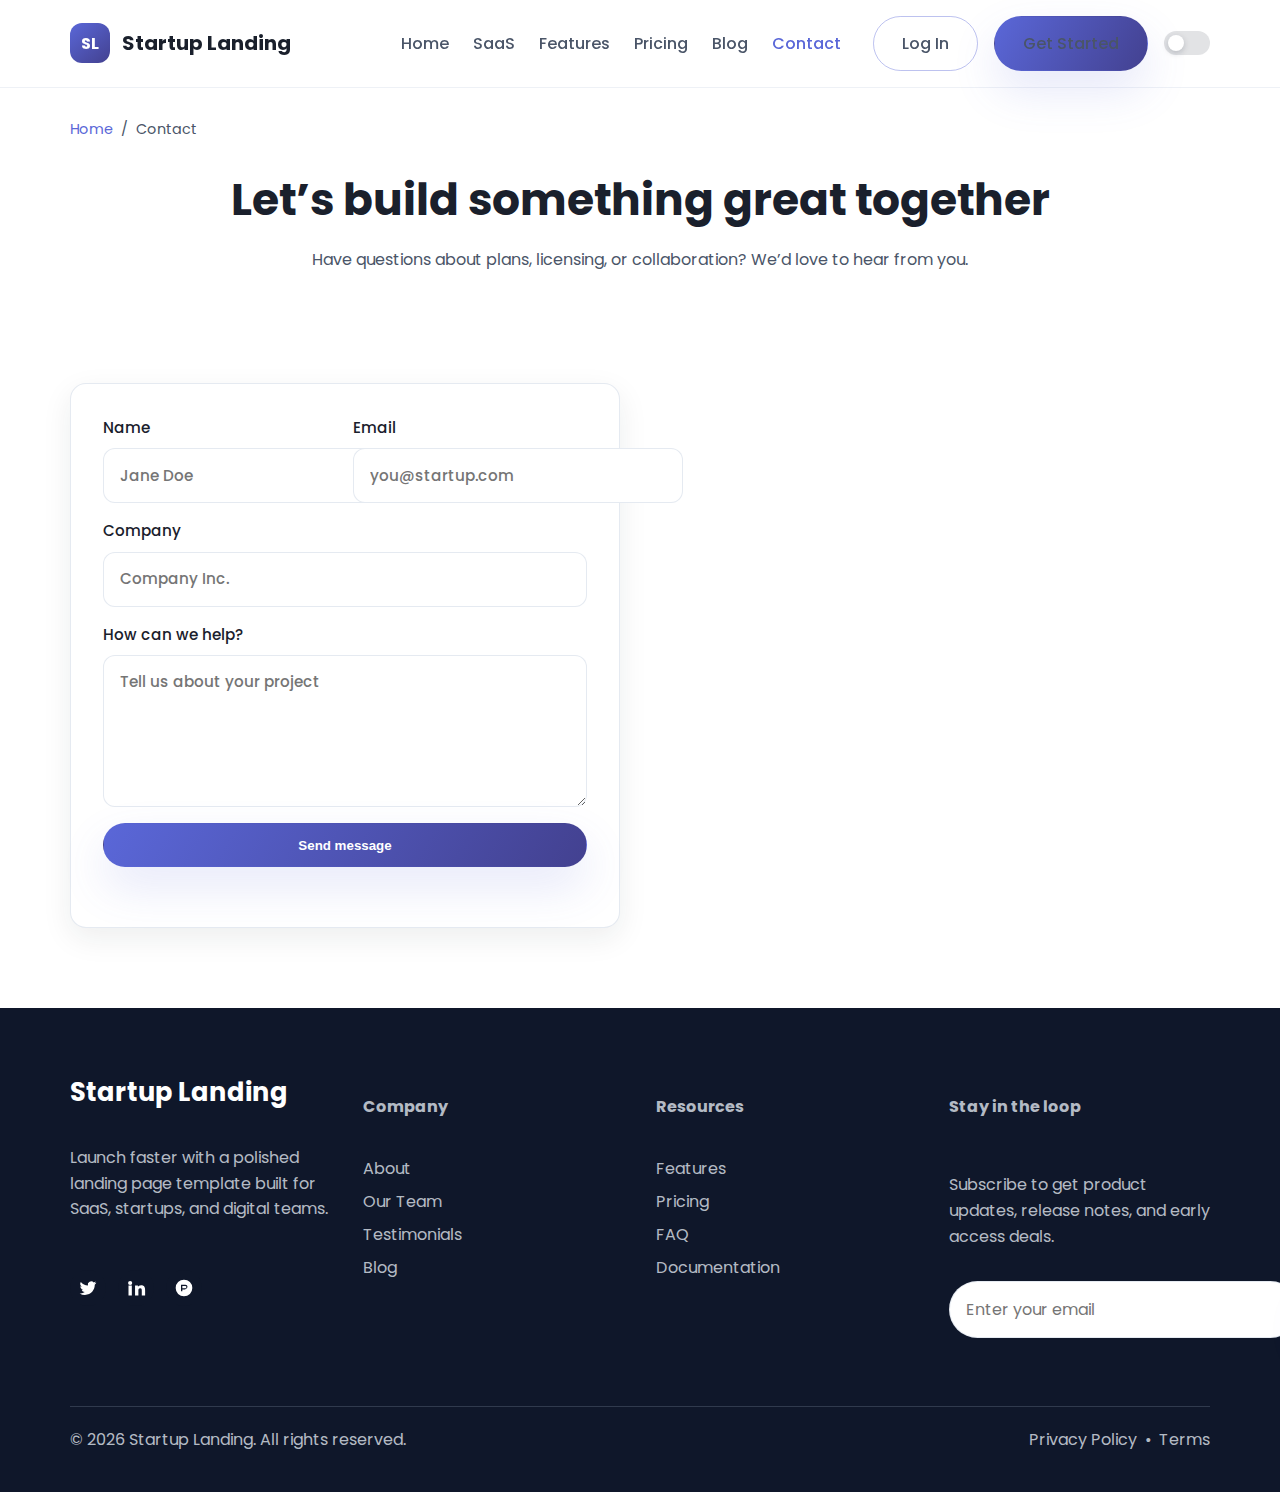
<file: contact.html>
<!DOCTYPE html>
<html lang="en">
  <head>
    <meta charset="UTF-8" />
    <meta name="viewport" content="width=device-width, initial-scale=1.0" />
    <title>Contact • Startup Landing Page</title>
    <link rel="preconnect" href="https://fonts.googleapis.com" />
    <link rel="preconnect" href="https://fonts.gstatic.com" crossorigin />
    <link href="https://fonts.googleapis.com/css2?family=Inter:wght@400;500;600;700&family=Poppins:wght@400;500;600;700&display=swap" rel="stylesheet" />
    <link rel="stylesheet" href="assets/css/style.css" />
    <link rel="stylesheet" href="assets/css/dark-mode.css" />
    <link rel="stylesheet" href="assets/css/animations.css" />
    <link rel="stylesheet" href="assets/css/responsive.css" />
  </head>
  <body>
    <div data-include="partials/header.html"></div>

    <main>
      <section class="section">
        <div class="container">
          <nav class="breadcrumb">
            <a href="index.html">Home</a>
            <span>/</span>
            <span>Contact</span>
          </nav>
          <h1 class="section-title is-centered">Let’s build something great together</h1>
          <p class="section-description is-centered">Have questions about plans, licensing, or collaboration? We’d love to hear from you.</p>
        </div>
      </section>

      <section class="section">
        <div class="container contact-layout">
          <div class="card contact-card">
            <form data-ajax>
              <div class="form-row">
                <label class="form-field">
                  <span>Name</span>
                  <input type="text" name="name" placeholder="Jane Doe" required />
                </label>
                <label class="form-field">
                  <span>Email</span>
                  <input type="email" name="email" placeholder="you@startup.com" required />
                </label>
              </div>
              <label class="form-field">
                <span>Company</span>
                <input type="text" name="company" placeholder="Company Inc." />
              </label>
              <label class="form-field">
                <span>How can we help?</span>
                <textarea name="message" rows="5" placeholder="Tell us about your project" required></textarea>
              </label>
              <button type="submit" class="btn btn-primary">Send message</button>
              <div class="form-status" data-form-status></div>
            </form>
          </div>
          <div class="contact-map" data-animate="scale-in">
            <iframe
              title="Startup Landing HQ"
              src="https://www.google.com/maps/embed?pb=!1m18!1m12!1m3!1d3151.835434509413!2d144.95373531592535!3d-37.81627974201902!2m3!1f0!2f0!3f0!3m2!1i1024!2i768!4f13.1!3m3!1m2!1s0x6ad642af0f11fd81%3A0xf5775d613c0b0e0!2sStartup%20Hub!5e0!3m2!1sen!2sau!4v1672531200000!5m2!1sen!2sau"
              loading="lazy"
              referrerpolicy="no-referrer-when-downgrade"
            ></iframe>
            
            </div>
          </div>
        </div>
      </section>
    </main>

    <div data-include="partials/footer.html"></div>

    <script src="assets/js/jquery.min.js"></script>
    <script src="assets/js/bootstrap.bundle.js"></script>
    <script src="assets/js/plugins.js"></script>
    <script src="assets/js/main.js"></script>
    <script src="assets/js/form-handler.js"></script>
  </body>
</html>
</file>
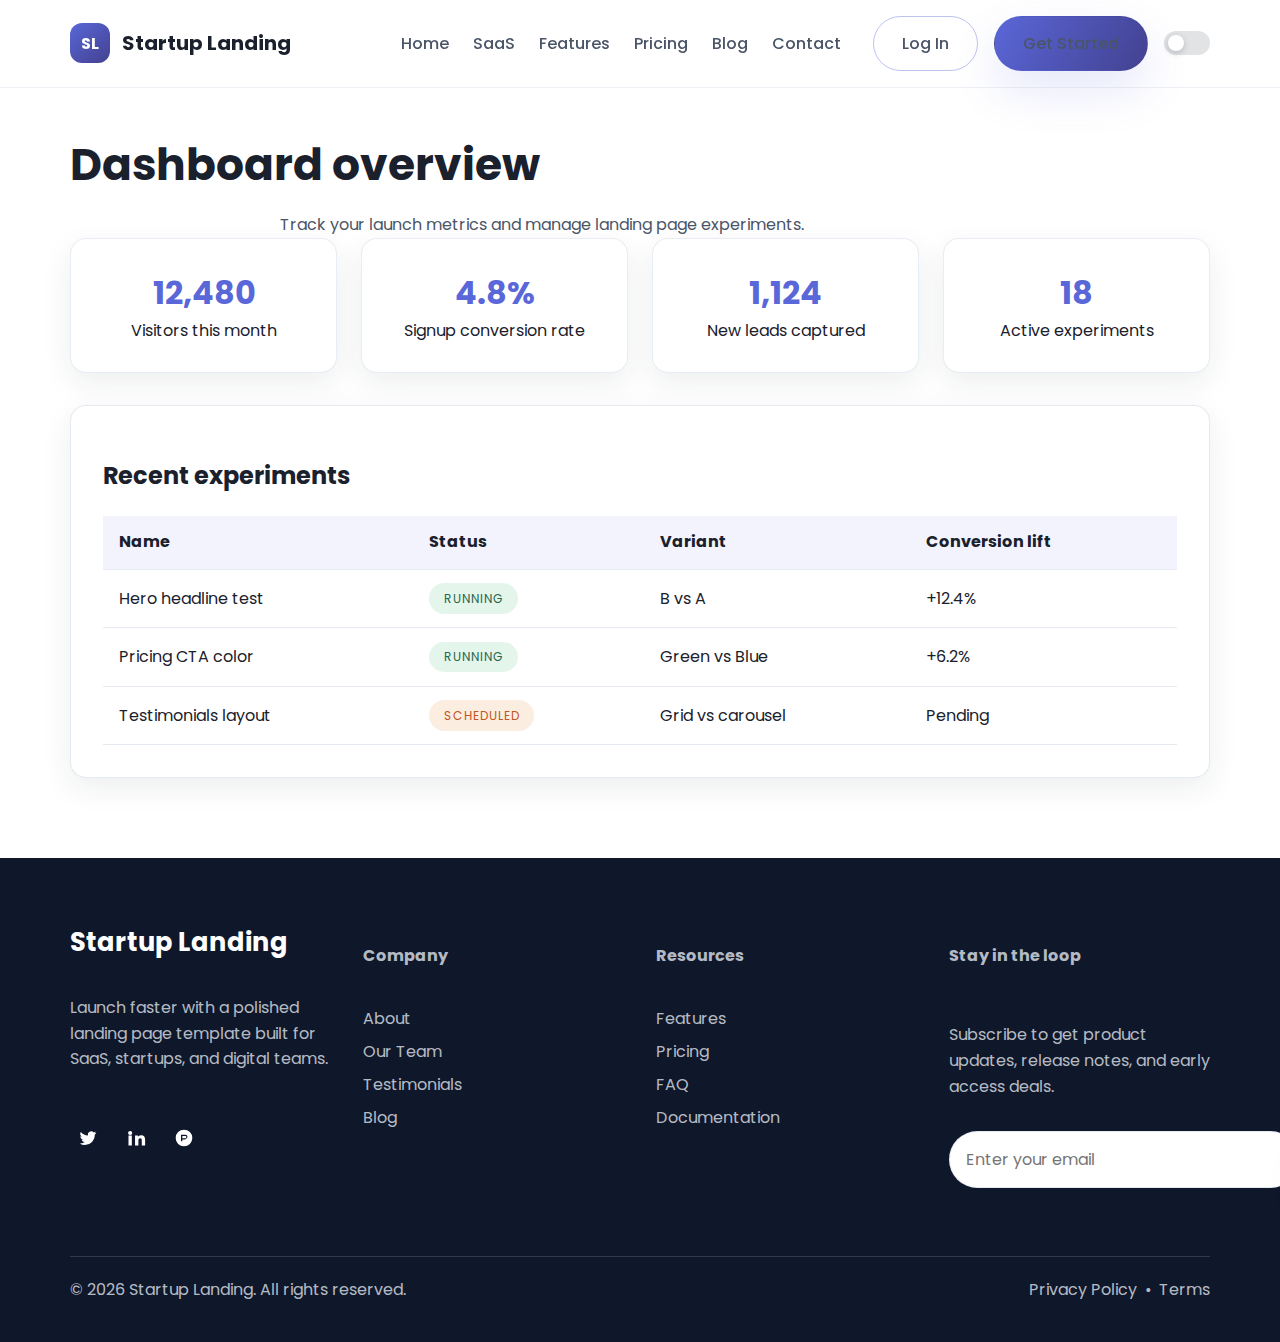
<file: dashboard.html>
<!DOCTYPE html>
<html lang="en">
  <head>
    <meta charset="UTF-8" />
    <meta name="viewport" content="width=device-width, initial-scale=1.0" />
    <title>Dashboard • Startup Landing Page</title>
    <link rel="preconnect" href="https://fonts.googleapis.com" />
    <link rel="preconnect" href="https://fonts.gstatic.com" crossorigin />
    <link href="https://fonts.googleapis.com/css2?family=Inter:wght@400;500;600;700&family=Poppins:wght@400;500;600;700&display=swap" rel="stylesheet" />
    <link rel="stylesheet" href="assets/css/style.css" />
    <link rel="stylesheet" href="assets/css/dark-mode.css" />
    <link rel="stylesheet" href="assets/css/animations.css" />
    <link rel="stylesheet" href="assets/css/responsive.css" />
  </head>
  <body>
    <div data-include="partials/header.html"></div>

    <main class="section">
      <div class="container">
        <h1 class="section-title">Dashboard overview</h1>
        <p class="section-description">Track your launch metrics and manage landing page experiments.</p>
        <div class="stats-grid">
          <div class="stat-card">
            <strong>12,480</strong>
            <span>Visitors this month</span>
          </div>
          <div class="stat-card">
            <strong>4.8%</strong>
            <span>Signup conversion rate</span>
          </div>
          <div class="stat-card">
            <strong>1,124</strong>
            <span>New leads captured</span>
          </div>
          <div class="stat-card">
            <strong>18</strong>
            <span>Active experiments</span>
          </div>
        </div>
        <div class="content" style="margin-top: 2rem;">
          <div class="card">
            <h2>Recent experiments</h2>
            <table class="table">
              <thead>
                <tr>
                  <th>Name</th>
                  <th>Status</th>
                  <th>Variant</th>
                  <th>Conversion lift</th>
                </tr>
              </thead>
              <tbody>
                <tr>
                  <td>Hero headline test</td>
                  <td><span class="badge badge-success">Running</span></td>
                  <td>B vs A</td>
                  <td>+12.4%</td>
                </tr>
                <tr>
                  <td>Pricing CTA color</td>
                  <td><span class="badge badge-success">Running</span></td>
                  <td>Green vs Blue</td>
                  <td>+6.2%</td>
                </tr>
                <tr>
                  <td>Testimonials layout</td>
                  <td><span class="badge badge-warning">Scheduled</span></td>
                  <td>Grid vs carousel</td>
                  <td>Pending</td>
                </tr>
              </tbody>
            </table>
          </div>
        </div>
      </div>
    </main>

    <div data-include="partials/footer.html"></div>

    <script src="assets/js/jquery.min.js"></script>
    <script src="assets/js/bootstrap.bundle.js"></script>
    <script src="assets/js/plugins.js"></script>
    <script src="assets/js/main.js"></script>
    <script src="assets/js/form-handler.js"></script>
  </body>
</html>
</file>
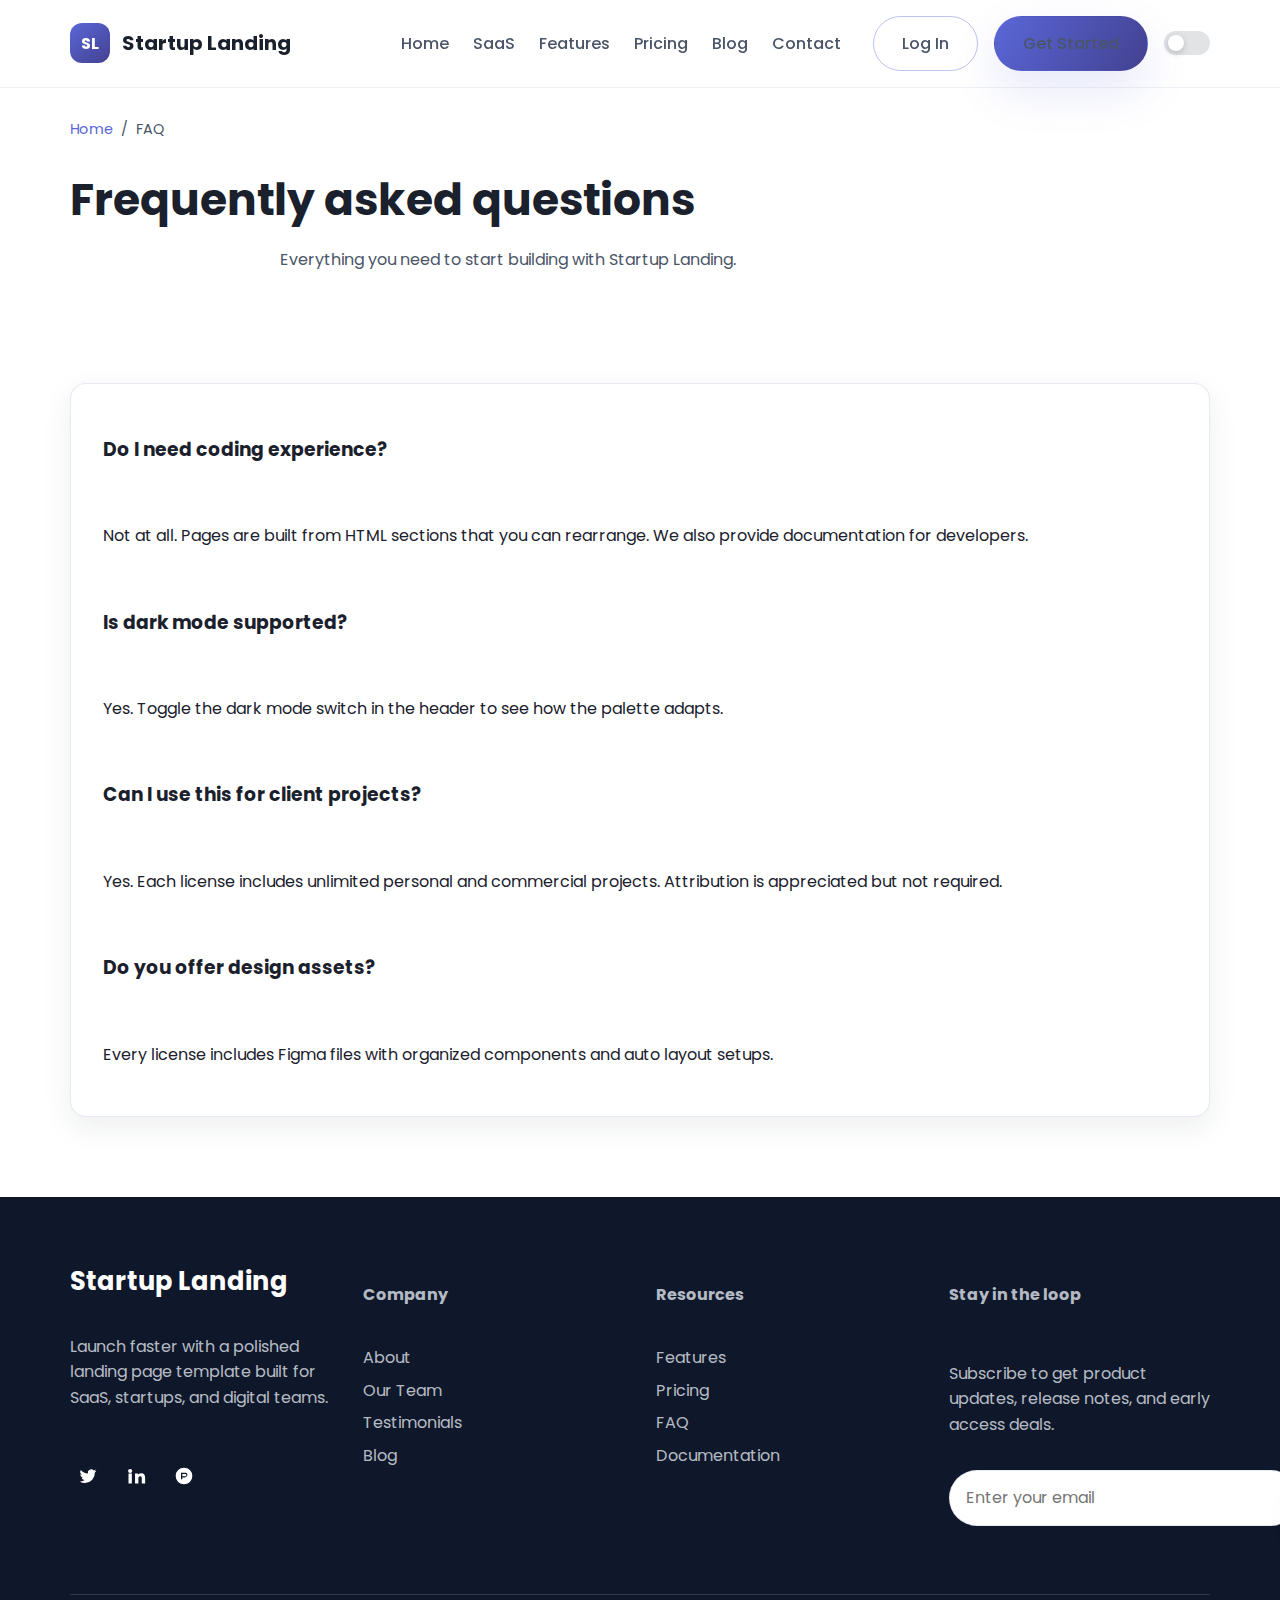
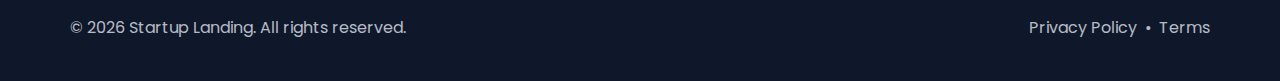
<file: faq.html>
<!DOCTYPE html>
<html lang="en">
  <head>
    <meta charset="UTF-8" />
    <meta name="viewport" content="width=device-width, initial-scale=1.0" />
    <title>FAQ • Startup Landing Page</title>
    <link rel="preconnect" href="https://fonts.googleapis.com" />
    <link rel="preconnect" href="https://fonts.gstatic.com" crossorigin />
    <link href="https://fonts.googleapis.com/css2?family=Inter:wght@400;500;600;700&family=Poppins:wght@400;500;600;700&display=swap" rel="stylesheet" />
    <link rel="stylesheet" href="assets/css/style.css" />
    <link rel="stylesheet" href="assets/css/dark-mode.css" />
    <link rel="stylesheet" href="assets/css/animations.css" />
    <link rel="stylesheet" href="assets/css/responsive.css" />
  </head>
  <body>
    <div data-include="partials/header.html"></div>

    <main>
      <section class="section">
        <div class="container">
          <nav class="breadcrumb">
            <a href="index.html">Home</a>
            <span>/</span>
            <span>FAQ</span>
          </nav>
          <h1 class="section-title">Frequently asked questions</h1>
          <p class="section-description">Everything you need to start building with Startup Landing.</p>
        </div>
      </section>

      <section class="section">
        <div class="container">
          <div class="card content">
            <h3>Do I need coding experience?</h3>
            <p>Not at all. Pages are built from HTML sections that you can rearrange. We also provide documentation for developers.</p>
            <h3>Is dark mode supported?</h3>
            <p>Yes. Toggle the dark mode switch in the header to see how the palette adapts.</p>
            <h3>Can I use this for client projects?</h3>
            <p>Yes. Each license includes unlimited personal and commercial projects. Attribution is appreciated but not required.</p>
            <h3>Do you offer design assets?</h3>
            <p>Every license includes Figma files with organized components and auto layout setups.</p>
          </div>
        </div>
      </section>
    </main>

    <div data-include="partials/footer.html"></div>

    <script src="assets/js/jquery.min.js"></script>
    <script src="assets/js/bootstrap.bundle.js"></script>
    <script src="assets/js/plugins.js"></script>
    <script src="assets/js/main.js"></script>
    <script src="assets/js/form-handler.js"></script>
  </body>
</html>
</file>
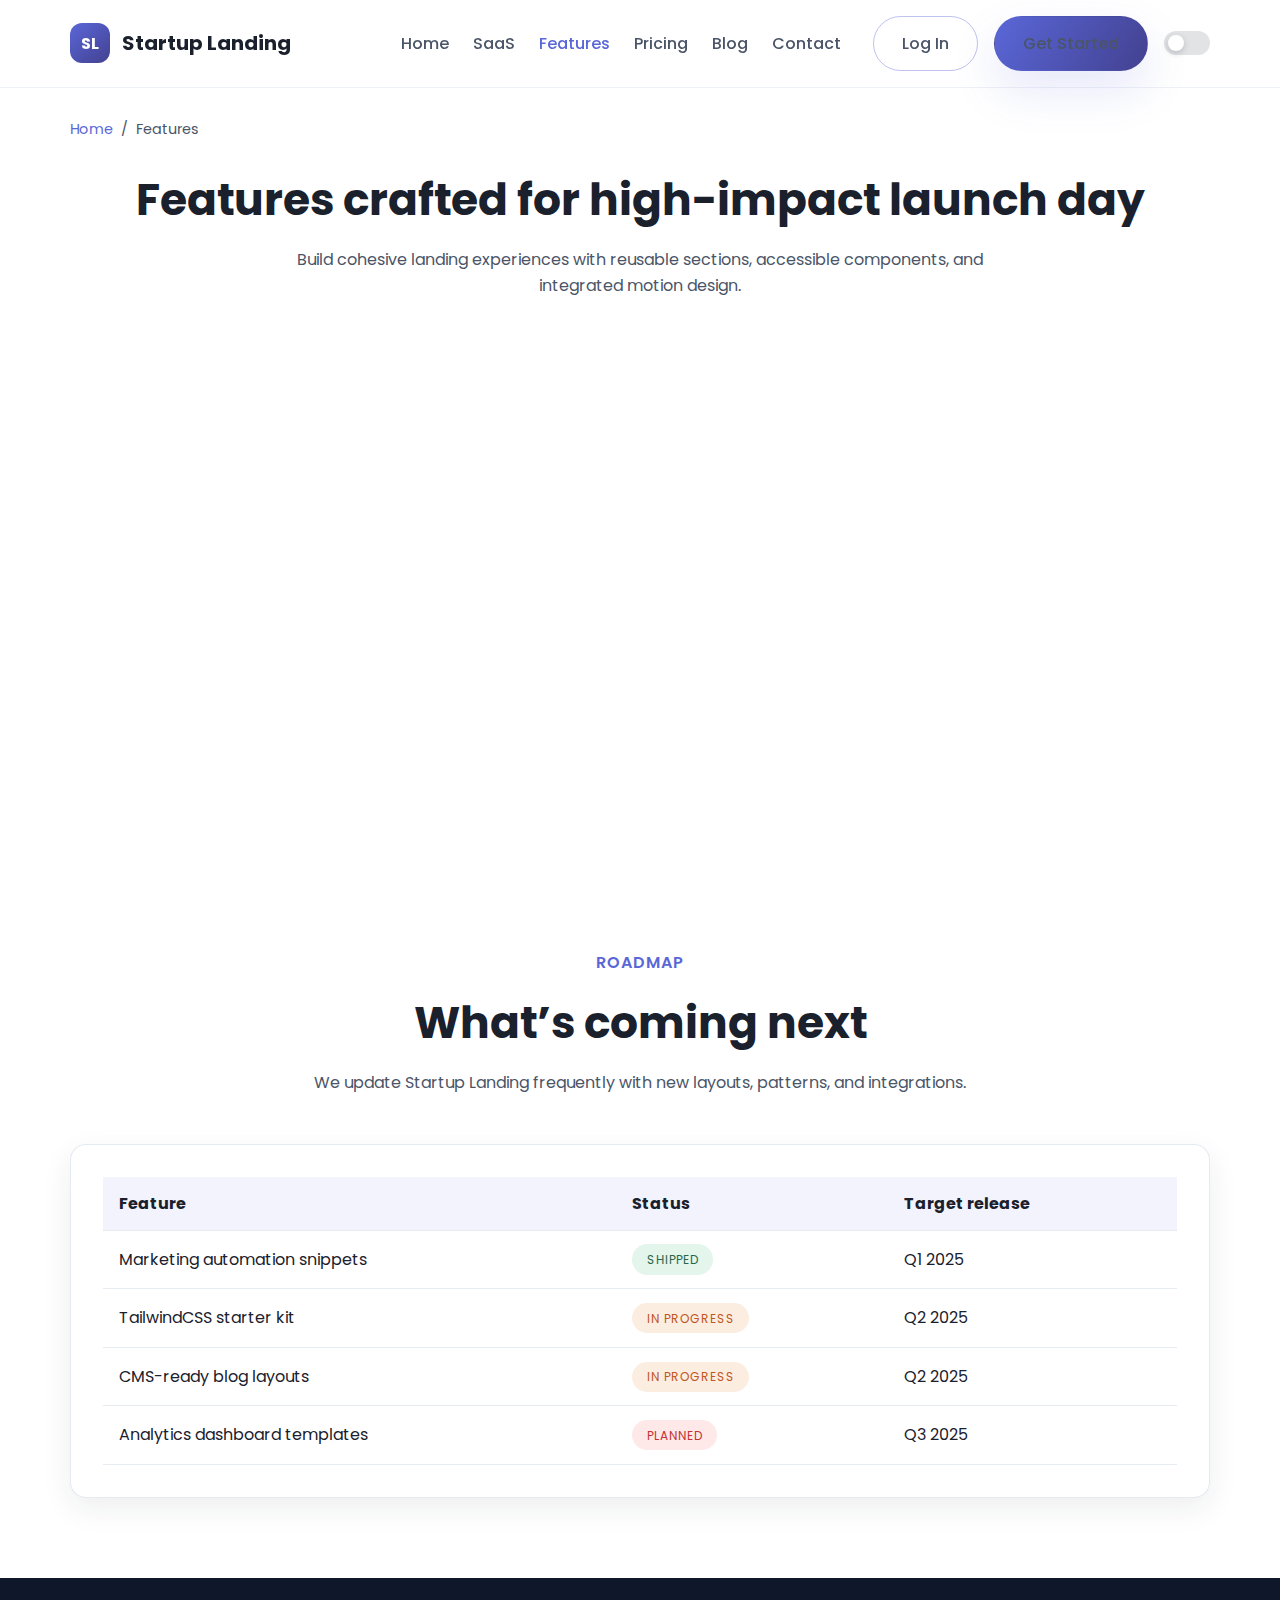
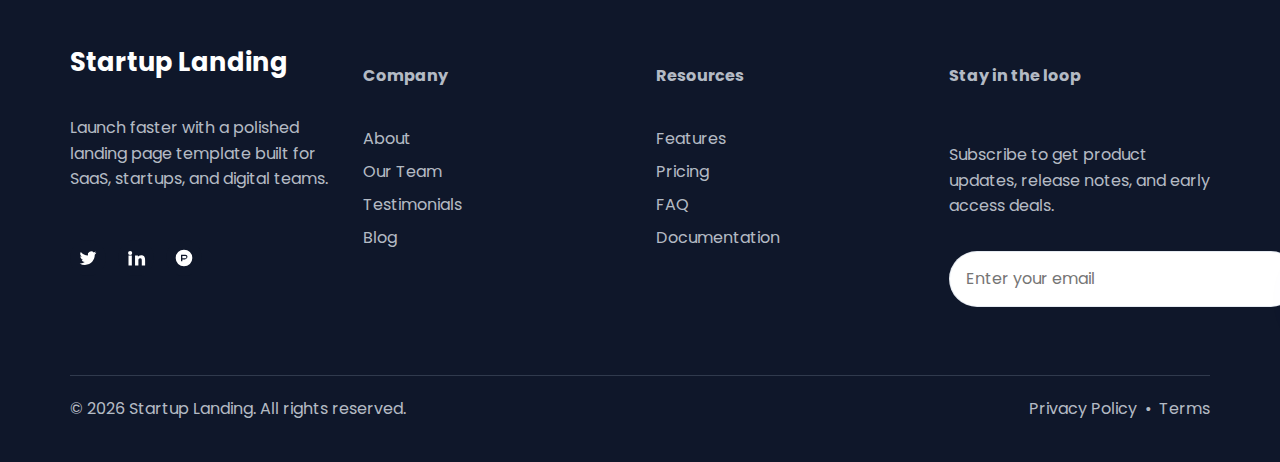
<file: features.html>
<!DOCTYPE html>
<html lang="en">
  <head>
    <meta charset="UTF-8" />
    <meta name="viewport" content="width=device-width, initial-scale=1.0" />
    <title>Features • Startup Landing Page</title>
    <link rel="preconnect" href="https://fonts.googleapis.com" />
    <link rel="preconnect" href="https://fonts.gstatic.com" crossorigin />
    <link href="https://fonts.googleapis.com/css2?family=Inter:wght@400;500;600;700&family=Poppins:wght@400;500;600;700&display=swap" rel="stylesheet" />
    <link rel="stylesheet" href="assets/css/style.css" />
    <link rel="stylesheet" href="assets/css/dark-mode.css" />
    <link rel="stylesheet" href="assets/css/animations.css" />
    <link rel="stylesheet" href="assets/css/responsive.css" />
  </head>
  <body>
    <div data-include="partials/header.html"></div>

    <main>
      <section class="section">
        <div class="container">
          <nav class="breadcrumb" aria-label="breadcrumb">
            <a href="index.html">Home</a>
            <span>/</span>
            <span>Features</span>
          </nav>
          <h1 class="section-title is-centered">Features crafted for high-impact launch day</h1>
          <p class="section-description is-centered">
            Build cohesive landing experiences with reusable sections, accessible components, and integrated motion design.
          </p>
        </div>
      </section>

      <section class="section">
        <div class="container feature-grid">
          <article class="feature-card" data-animate="fade-up">
            <div class="icon">🧩</div>
            <h3>Modular sections</h3>
            <p>Mix and match hero layouts, feature grids, pricing tables, and conversion banners.</p>
            <ul class="feature-list">
              <li>Hero layouts (3 variants)</li>
              <li>Feature highlights &amp; tabbed content</li>
              <li>Testimonials, logos, FAQ, blog, and footers</li>
            </ul>
          </article>
          <article class="feature-card" data-animate="fade-up">
            <div class="icon">🎨</div>
            <h3>Design system ready</h3>
            <p>Color variables, typography scales, and spacing tokens keep your brand consistent.</p>
            <ul class="feature-list">
              <li>CSS custom properties</li>
              <li>Dark mode palette</li>
              <li>Accessible contrast ratios</li>
            </ul>
          </article>
          <article class="feature-card" data-animate="fade-up">
            <div class="icon">💬</div>
            <h3>Conversion toolset</h3>
            <p>Ready-made forms, modal overlays, and CTA banners help drive action.</p>
            <ul class="feature-list">
              <li>Newsletter and contact forms</li>
              <li>Modal request demo flow</li>
              <li>Form handler integration</li>
            </ul>
          </article>
        </div>
      </section>

      <section class="section">
        <div class="container">
          <div class="section-header">
            <span class="section-subtitle">Roadmap</span>
            <h2 class="section-title">What’s coming next</h2>
            <p class="section-description">We update Startup Landing frequently with new layouts, patterns, and integrations.</p>
          </div>
          <div class="card">
            <table class="table">
              <thead>
                <tr>
                  <th>Feature</th>
                  <th>Status</th>
                  <th>Target release</th>
                </tr>
              </thead>
              <tbody>
                <tr>
                  <td>Marketing automation snippets</td>
                  <td><span class="badge badge-success">Shipped</span></td>
                  <td>Q1 2025</td>
                </tr>
                <tr>
                  <td>TailwindCSS starter kit</td>
                  <td><span class="badge badge-warning">In progress</span></td>
                  <td>Q2 2025</td>
                </tr>
                <tr>
                  <td>CMS-ready blog layouts</td>
                  <td><span class="badge badge-warning">In progress</span></td>
                  <td>Q2 2025</td>
                </tr>
                <tr>
                  <td>Analytics dashboard templates</td>
                  <td><span class="badge badge-danger">Planned</span></td>
                  <td>Q3 2025</td>
                </tr>
              </tbody>
            </table>
          </div>
        </div>
      </section>
    </main>

    <div data-include="partials/footer.html"></div>

    <script src="assets/js/jquery.min.js"></script>
    <script src="assets/js/bootstrap.bundle.js"></script>
    <script src="assets/js/plugins.js"></script>
    <script src="assets/js/main.js"></script>
    <script src="assets/js/form-handler.js"></script>
  </body>
</html>
</file>
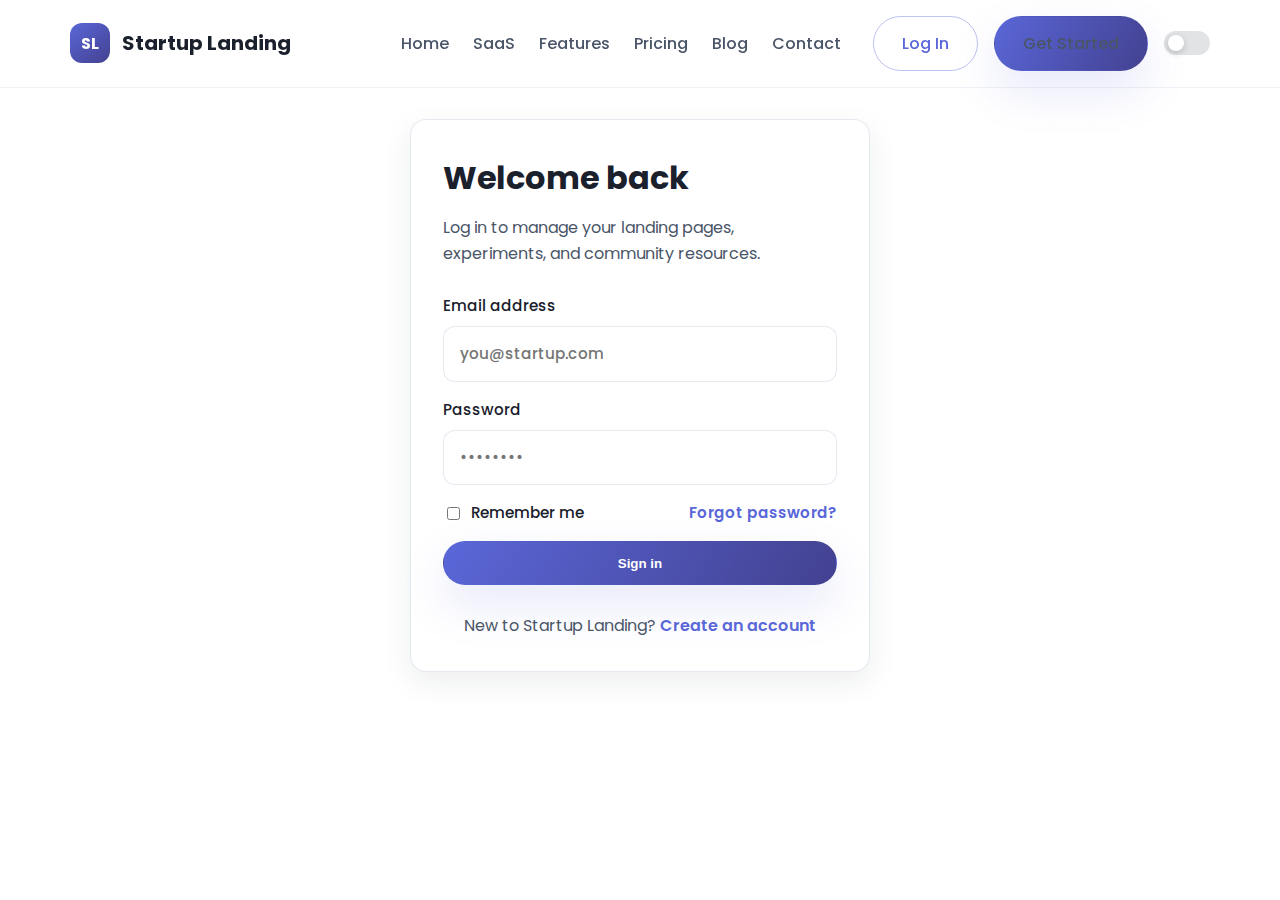
<file: login.html>
<!DOCTYPE html>
<html lang="en">
  <head>
    <meta charset="UTF-8" />
    <meta name="viewport" content="width=device-width, initial-scale=1.0" />
    <title>Log In • Startup Landing Page</title>
    <link rel="preconnect" href="https://fonts.googleapis.com" />
    <link rel="preconnect" href="https://fonts.gstatic.com" crossorigin />
    <link href="https://fonts.googleapis.com/css2?family=Inter:wght@400;500;600;700&family=Poppins:wght@400;500;600;700&display=swap" rel="stylesheet" />
    <link rel="stylesheet" href="assets/css/style.css" />
    <link rel="stylesheet" href="assets/css/dark-mode.css" />
    <link rel="stylesheet" href="assets/css/animations.css" />
    <link rel="stylesheet" href="assets/css/responsive.css" />
  </head>
  <body>
    <div data-include="partials/header.html"></div>

    <main class="auth-section">
      <div class="container auth-wrapper">
        <div class="card auth-card">
          <h1>Welcome back</h1>
          <p class="auth-subtitle">Log in to manage your landing pages, experiments, and community resources.</p>
          <form action="#" method="post">
            <label class="form-field">
              <span>Email address</span>
              <input type="email" name="email" placeholder="you@startup.com" required />
            </label>
            <label class="form-field">
              <span>Password</span>
              <input type="password" name="password" placeholder="••••••••" required />
            </label>
            <div class="form-field" style="align-items: center; display: flex; justify-content: space-between;">
              <label style="display: flex; align-items: center; gap: 0.5rem; font-weight: 500;">
                <input type="checkbox" name="remember" />
                <span>Remember me</span>
              </label>
              <a href="#" style="font-weight: 600; color: var(--color-primary);">Forgot password?</a>
            </div>
            <button type="submit" class="btn btn-primary" style="width: 100%;">Sign in</button>
          </form>
          <p class="auth-note">
            New to Startup Landing?
            <a href="register.html">Create an account</a>
          </p>
        </div>
      </div>
    </main>

    <script src="assets/js/jquery.min.js"></script>
    <script src="assets/js/bootstrap.bundle.js"></script>
    <script src="assets/js/plugins.js"></script>
    <script src="assets/js/main.js"></script>
  </body>
</html>
</file>
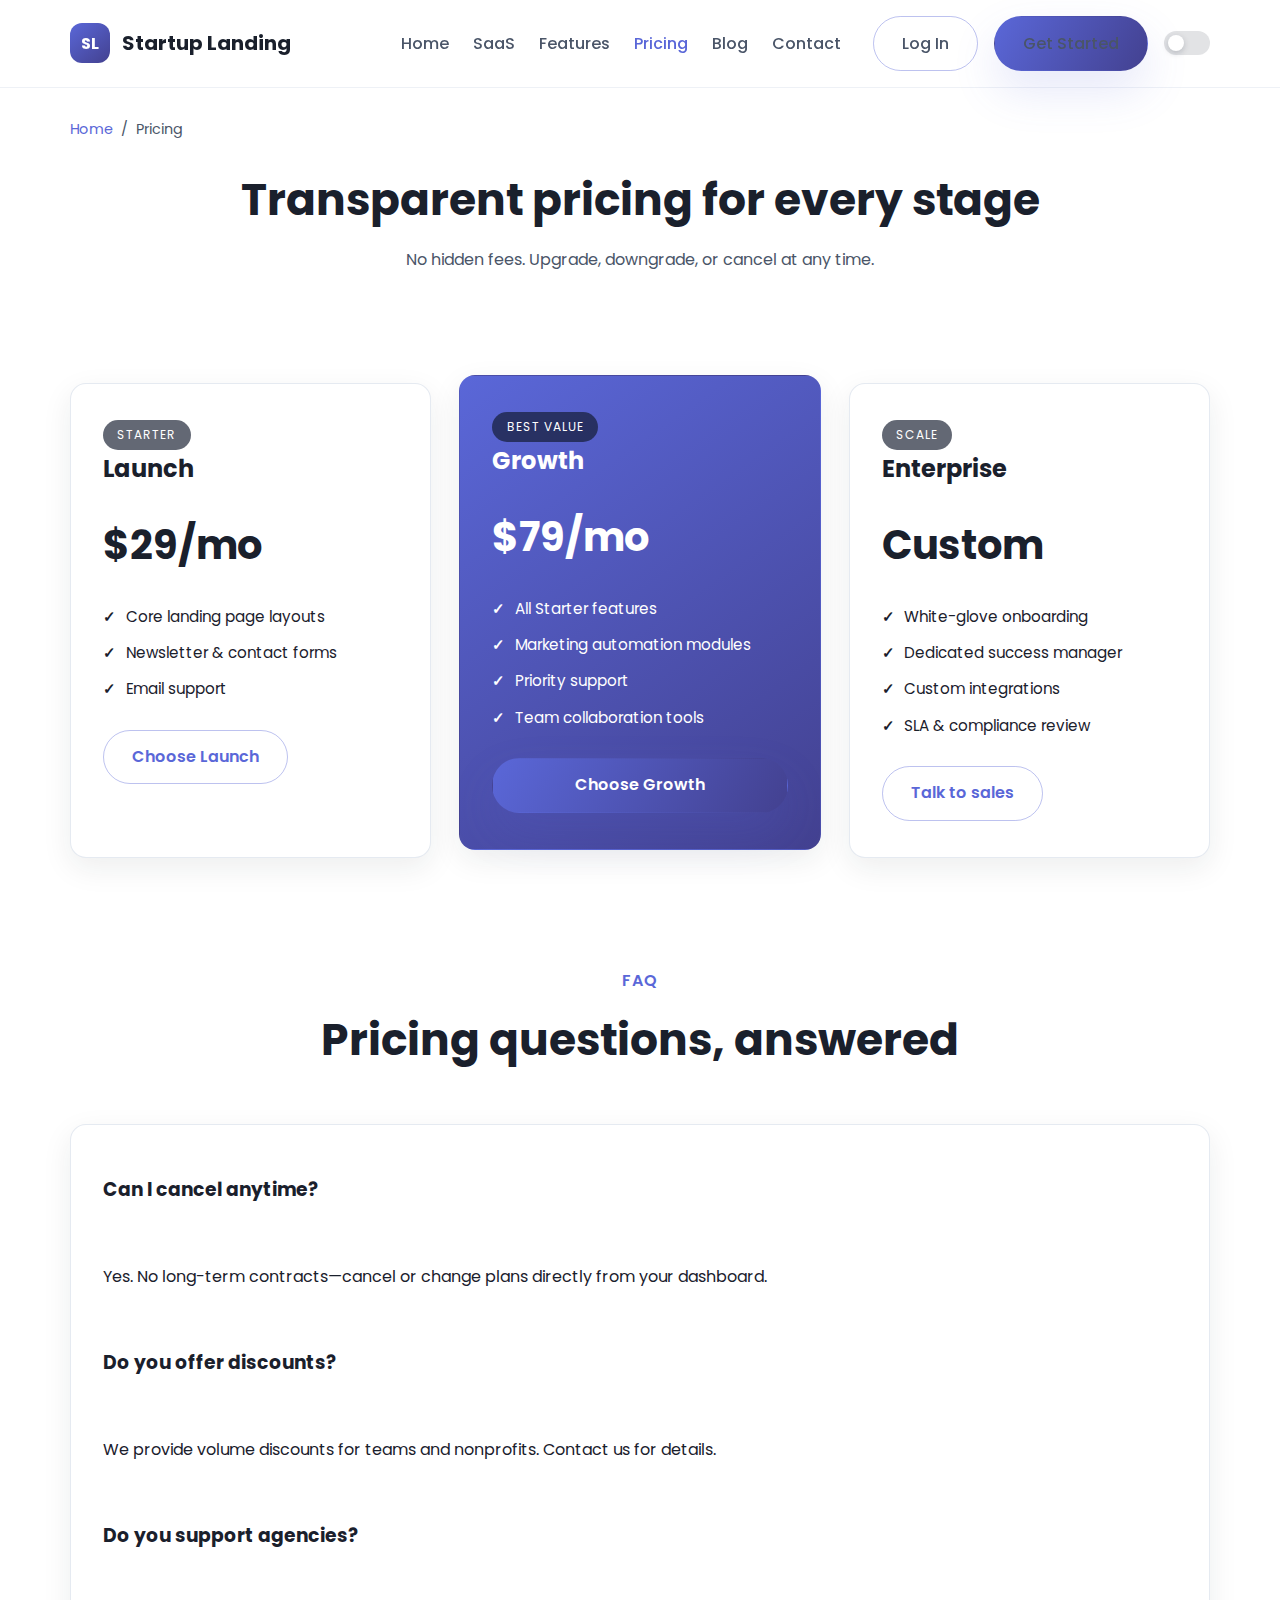
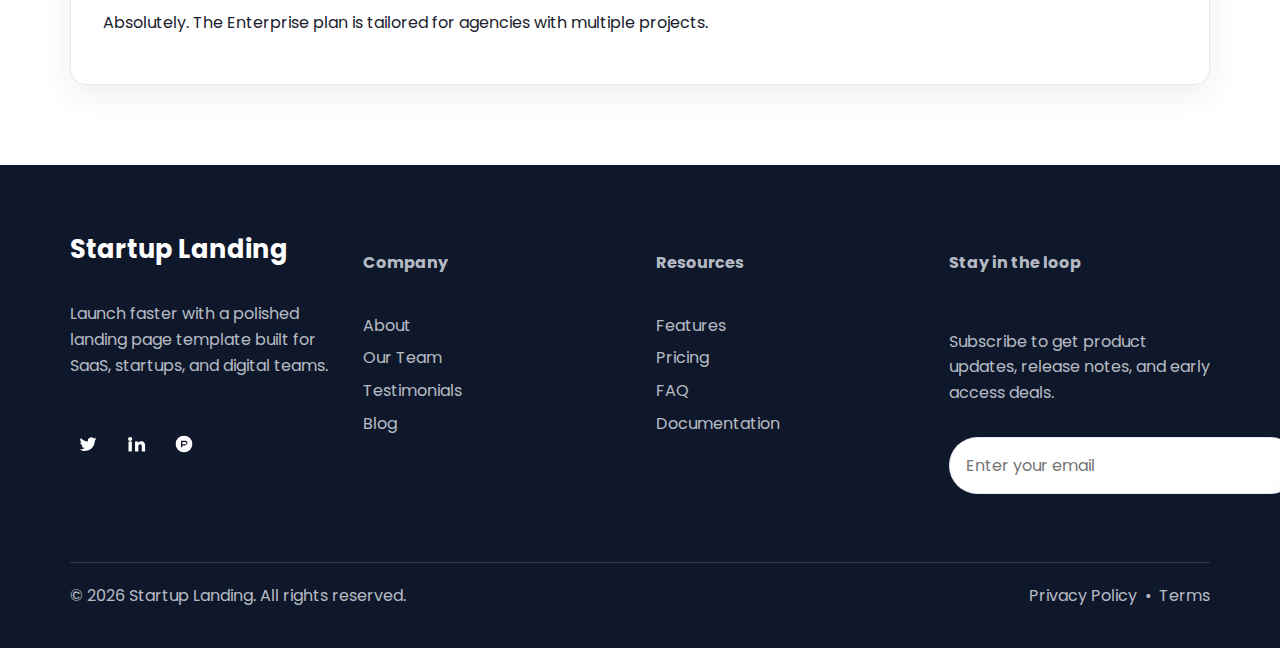
<file: pricing.html>
<!DOCTYPE html>
<html lang="en">
  <head>
    <meta charset="UTF-8" />
    <meta name="viewport" content="width=device-width, initial-scale=1.0" />
    <title>Pricing • Startup Landing Page</title>
    <link rel="preconnect" href="https://fonts.googleapis.com" />
    <link rel="preconnect" href="https://fonts.gstatic.com" crossorigin />
    <link href="https://fonts.googleapis.com/css2?family=Inter:wght@400;500;600;700&family=Poppins:wght@400;500;600;700&display=swap" rel="stylesheet" />
    <link rel="stylesheet" href="assets/css/style.css" />
    <link rel="stylesheet" href="assets/css/dark-mode.css" />
    <link rel="stylesheet" href="assets/css/animations.css" />
    <link rel="stylesheet" href="assets/css/responsive.css" />
  </head>
  <body>
    <div data-include="partials/header.html"></div>

    <main>
      <section class="section">
        <div class="container">
          <nav class="breadcrumb">
            <a href="index.html">Home</a>
            <span>/</span>
            <span>Pricing</span>
          </nav>
          <h1 class="section-title is-centered">Transparent pricing for every stage</h1>
          <p class="section-description is-centered">No hidden fees. Upgrade, downgrade, or cancel at any time.</p>
        </div>
      </section>

      <section class="section">
        <div class="container pricing-grid">
          <div class="pricing-card">
            <div class="badge">Starter</div>
            <h3>Launch</h3>
            <div class="price">$29<span>/mo</span></div>
            <ul>
              <li>Core landing page layouts</li>
              <li>Newsletter &amp; contact forms</li>
              <li>Email support</li>
            </ul>
            <a class="btn btn-outline" href="register.html">Choose Launch</a>
          </div>
          <div class="pricing-card popular">
            <div class="badge">Best value</div>
            <h3>Growth</h3>
            <div class="price">$79<span>/mo</span></div>
            <ul>
              <li>All Starter features</li>
              <li>Marketing automation modules</li>
              <li>Priority support</li>
              <li>Team collaboration tools</li>
            </ul>
            <a class="btn btn-primary" href="register.html">Choose Growth</a>
          </div>
          <div class="pricing-card">
            <div class="badge">Scale</div>
            <h3>Enterprise</h3>
            <div class="price">Custom</div>
            <ul>
              <li>White-glove onboarding</li>
              <li>Dedicated success manager</li>
              <li>Custom integrations</li>
              <li>SLA &amp; compliance review</li>
            </ul>
            <a class="btn btn-outline" href="contact.html">Talk to sales</a>
          </div>
        </div>
      </section>

      <section class="section">
        <div class="container">
          <div class="section-header">
            <span class="section-subtitle">FAQ</span>
            <h2 class="section-title">Pricing questions, answered</h2>
          </div>
          <div class="card">
            <div class="content">
              <h3>Can I cancel anytime?</h3>
              <p>Yes. No long-term contracts—cancel or change plans directly from your dashboard.</p>
              <h3>Do you offer discounts?</h3>
              <p>We provide volume discounts for teams and nonprofits. Contact us for details.</p>
              <h3>Do you support agencies?</h3>
              <p>Absolutely. The Enterprise plan is tailored for agencies with multiple projects.</p>
            </div>
          </div>
        </div>
      </section>
    </main>

    <div data-include="partials/footer.html"></div>

    <script src="assets/js/jquery.min.js"></script>
    <script src="assets/js/bootstrap.bundle.js"></script>
    <script src="assets/js/plugins.js"></script>
    <script src="assets/js/main.js"></script>
    <script src="assets/js/form-handler.js"></script>
  </body>
</html>
</file>
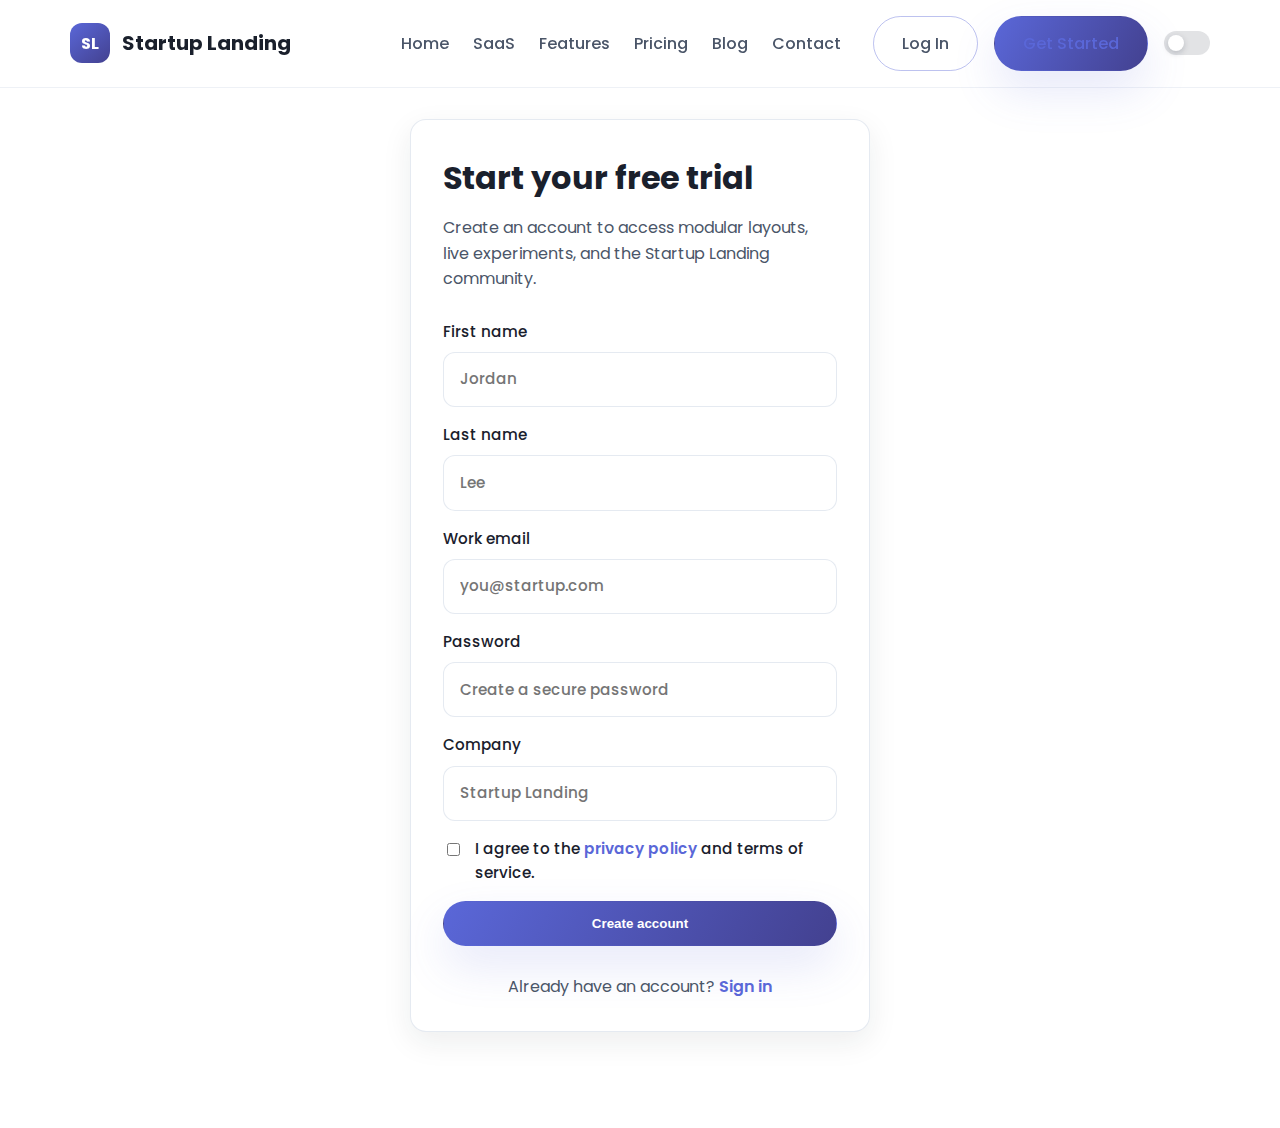
<file: register.html>
<!DOCTYPE html>
<html lang="en">
  <head>
    <meta charset="UTF-8" />
    <meta name="viewport" content="width=device-width, initial-scale=1.0" />
    <title>Get Started • Startup Landing Page</title>
    <link rel="preconnect" href="https://fonts.googleapis.com" />
    <link rel="preconnect" href="https://fonts.gstatic.com" crossorigin />
    <link href="https://fonts.googleapis.com/css2?family=Inter:wght@400;500;600;700&family=Poppins:wght@400;500;600;700&display=swap" rel="stylesheet" />
    <link rel="stylesheet" href="assets/css/style.css" />
    <link rel="stylesheet" href="assets/css/dark-mode.css" />
    <link rel="stylesheet" href="assets/css/animations.css" />
    <link rel="stylesheet" href="assets/css/responsive.css" />
  </head>
  <body>
    <div data-include="partials/header.html"></div>

    <main class="auth-section">
      <div class="container auth-wrapper">
        <div class="card auth-card">
          <h1>Start your free trial</h1>
          <p class="auth-subtitle">Create an account to access modular layouts, live experiments, and the Startup Landing community.</p>
          <form action="#" method="post">
            <div class="form-row">
              <label class="form-field">
                <span>First name</span>
                <input type="text" name="firstName" placeholder="Jordan" required />
              </label>
              <label class="form-field">
                <span>Last name</span>
                <input type="text" name="lastName" placeholder="Lee" required />
              </label>
            </div>
            <label class="form-field">
              <span>Work email</span>
              <input type="email" name="email" placeholder="you@startup.com" required />
            </label>
            <label class="form-field">
              <span>Password</span>
              <input type="password" name="password" placeholder="Create a secure password" minlength="8" required />
            </label>
            <label class="form-field">
              <span>Company</span>
              <input type="text" name="company" placeholder="Startup Landing" />
            </label>
            <label class="form-field" style="display: flex; align-items: flex-start; gap: 0.75rem; font-weight: 500;">
              <input type="checkbox" name="terms" required style="margin-top: 0.4rem;" />
              <span>
                I agree to the <a href="privacy-policy.html" style="color: var(--color-primary); font-weight: 600;">privacy policy</a> and terms of service.
              </span>
            </label>
            <button type="submit" class="btn btn-primary" style="width: 100%;">Create account</button>
          </form>
          <p class="auth-note">
            Already have an account?
            <a href="login.html">Sign in</a>
          </p>
        </div>
      </div>
    </main>

    <script src="assets/js/jquery.min.js"></script>
    <script src="assets/js/bootstrap.bundle.js"></script>
    <script src="assets/js/plugins.js"></script>
    <script src="assets/js/main.js"></script>
  </body>
</html>
</file>
<file: assets/css/style.css>
/*
 Theme Name: Startup Landing Page
 Description: Core styles for the Startup Landing Page website.
 Author: Your Company
*/

:root {
  --font-primary: "Poppins", Arial, sans-serif;
  --font-secondary: "Inter", "Segoe UI", sans-serif;
  --color-primary: #5a67d8;
  --color-primary-dark: #434190;
  --color-secondary: #f6ad55;
  --color-dark: #1a202c;
  --color-muted: #4a5568;
  --color-light: #f7fafc;
  --color-white: #ffffff;
  --color-border: #e2e8f0;
  --color-bg: #ffffff;
  --shadow-md: 0 20px 45px rgba(90, 103, 216, 0.15);
  --shadow-sm: 0 10px 30px rgba(26, 32, 44, 0.08);
  --radius-base: 16px;
  --radius-pill: 999px;
  --transition-base: all 0.3s ease;
  --max-width: 1140px;
}

*,
*::before,
*::after {
  box-sizing: border-box;
}

html {
  scroll-behavior: smooth;
}

body {
  margin: 0;
  font-family: var(--font-primary);
  color: var(--color-dark);
  background-color: var(--color-bg);
  line-height: 1.6;
}

img {
  max-width: 100%;
  display: block;
}

a {
  color: inherit;
  text-decoration: none;
  transition: var(--transition-base);
}

a:hover {
  color: var(--color-primary);
}

.container {
  width: min(100% - 2rem, var(--max-width));
  margin-inline: auto;
}

.btn {
  display: inline-flex;
  align-items: center;
  justify-content: center;
  gap: 0.5rem;
  padding: 0.85rem 1.75rem;
  border-radius: var(--radius-pill);
  font-weight: 600;
  transition: var(--transition-base);
  border: 1px solid transparent;
  cursor: pointer;
}

.btn-primary {
  background: linear-gradient(120deg, var(--color-primary), var(--color-primary-dark));
  color: var(--color-white);
  box-shadow: var(--shadow-md);
}

.btn-primary:hover {
  transform: translateY(-2px);
  box-shadow: 0 16px 32px rgba(67, 65, 144, 0.25);
}

.btn-outline {
  border-color: rgba(90, 103, 216, 0.4);
  color: var(--color-primary);
  background-color: transparent;
}

.btn-outline:hover {
  background-color: rgba(90, 103, 216, 0.08);
}
.h1
{
  font-weight: 700;
}
.h2
{
  font-weight: 600;
}
.h3
{
  font-weight: 500;
}
.h4
{
  font-weight: 400;
}

header.hero {
  position: relative;
  margin-top: -100px;
  padding: 6rem 0 5rem;
  background: linear-gradient(180deg, rgba(90, 103, 216, 0.08), transparent);
  overflow: hidden;
}

.hero-layout {
  display: grid;
  grid-template-columns: minmax(0, 1.05fr) minmax(0, 0.95fr);
  gap: 3rem;
  align-items: center;
}

.hero-content {
  display: grid;
  gap: 1.75rem;
}

.hero-media {
  position: relative;
  padding: 1.5rem;
}

.hero-media::before {
  content: "";
  position: absolute;
  inset: 0;
  border-radius: calc(var(--radius-base) * 1.75);
  background: radial-gradient(circle at top left, rgba(90, 103, 216, 0.25), transparent 60%);
  filter: blur(0px);
}

.hero-media img {
  width: 100%;
  display: flex;
  border-radius: calc(var(--radius-base) * 1.35);
  position: relative;
  z-index: 1;
  box-shadow: 0 25px 60px rgba(90, 103, 216, 0.18);
  border: 1px solid rgba(226, 232, 240, 0.7);
  background: var(--color-white);
}

.hero-media-card {
  position: absolute;
  right: 2rem;
  bottom: 2rem;
  background: var(--color-white);
  border-radius: var(--radius-base);
  padding: 1rem 1.25rem;
  box-shadow: var(--shadow-sm);
  display: flex;
  gap: 0.75rem;
  width: min(220px, 90%);
  z-index: 2;
}

.hero-media-label {
  font-size: 0.75rem;
  letter-spacing: 0.1em;
  text-transform: uppercase;
  font-weight: 600;
  color: var(--color-muted);
}

.hero-media-logos {
  display: flex;
  align-items: center;
  gap: 1rem;
}

.hero-media-logos img {
  width: 48px;
  height: auto;
  filter: grayscale(100%);
  opacity: 0.85;
}

.hero-badge {
  display: inline-flex;
  align-items: center;
  gap: 0.6rem;
  padding: 0.45rem 1rem;
  border-radius: var(--radius-pill);
  background-color: #f3f3f3;
  color: var(--color-primary-dark);
  font-weight: 600;
  font-size: 0.85rem;
  margin-bottom: 1rem;
}

.hero-title {
  font-size: clamp(2.5rem, 5vw, 3.5rem);
  line-height: 1.1;
  max-width: 600px;
  margin-bottom: 1.5rem;
}

.hero-subtitle {
  color: var(--color-muted);
  font-size: 1.05rem;
  max-width: 520px;
  margin-bottom: 2rem;
}

.hero-cta {
  display: flex;
  flex-wrap: wrap;
  gap: 1rem;
}

.hero-metrics {
  display: flex;
  gap: 2rem;
  margin-top: 3rem;
}

.hero-metrics .metric {
  min-width: 120px;
}

.metric strong {
  display: block;
  font-size: 1.75rem;
  font-weight: 700;
  color: var(--color-primary-dark);
}

.metric span {
  font-size: 0.95rem;
  color: var(--color-muted);
}

.section {
  padding: 5rem 0;
  margin-top: -50px;
}

.section-header {
  text-align: center;
  margin-bottom: 3rem;
}

.section-subtitle {
  color: var(--color-primary);
  font-weight: 600;
  text-transform: uppercase;
  letter-spacing: 1px;
}

.section-title {
  font-size: clamp(2rem, 4vw, 2.75rem);
  margin: 0.75rem 0;
}

.section-title.is-centered {
  text-align: center;
  margin-inline: auto;
}

.section-description {
  max-width: 720px;
  margin: 0 auto;
  color: var(--color-muted);
}

.section-description.is-centered {
  text-align: center;
}

.feature-grid {
  display: grid;
  grid-template-columns: repeat(auto-fit, minmax(240px, 1fr));
  gap: 1.75rem;
}

.feature-card {
  padding: 2rem;
  background-color: var(--color-white);
  border-radius: var(--radius-base);
  box-shadow: var(--shadow-sm);
  border: 1px solid rgba(226, 232, 240, 0.8);
  transition: var(--transition-base);
}

.feature-card:hover {
  transform: translateY(-6px);
  border-color: rgba(90, 103, 216, 0.25);
  box-shadow: 0 16px 35px rgba(90, 103, 216, 0.12);
}

.feature-card .icon {
  width: 48px;
  height: 48px;
  border-radius: 14px;
  background: rgba(90, 103, 216, 0.12);
  display: grid;
  place-items: center;
  margin-bottom: 1.25rem;
  color: var(--color-primary);
  font-size: 1.4rem;
}

.feature-card .icon svg {
  width: 24px;
  height: 24px;
  display: block;
}

.feature-card h3 {
  margin: 0 0 0.75rem;
  font-size: 1.3rem;
}

.feature-card p {
  color: var(--color-muted);
  margin-bottom: 1rem;
}

.feature-card a {
  color: var(--color-primary);
  font-weight: 600;
  font-size: 0.95rem;
}

.testimonial-carousel {
  display: grid;
  gap: 1.5rem;
  grid-template-columns: repeat(auto-fit, minmax(280px, 1fr));
}

.testimonial-card {
  background-color: var(--color-white);
  border-radius: var(--radius-base);
  box-shadow: var(--shadow-sm);
  padding: 2rem;
  position: relative;
  border: 1px solid rgba(226, 232, 240, 0.8);
}

.testimonial-card::before {
  content: "“";
  position: absolute;
  top: -10px;
  left: 26px;
  font-size: 3rem;
  color: rgba(90, 103, 216, 0.25);
}

.testimonial-card p {
  color: var(--color-muted);
  margin-bottom: 1.5rem;
}

.testimonial-author {
  display: flex;
  align-items: center;
  gap: 1rem;
}

.testimonial-author img {
  width: 52px;
  height: 52px;
  border-radius: 50%;
  object-fit: cover;
}

.testimonial-author h4 {
  margin: 0;
  font-size: 1.05rem;
}

.testimonial-author span {
  display: block;
  font-size: 0.85rem;
  color: var(--color-muted);
}

.pricing-grid {
  display: grid;
  grid-template-columns: repeat(auto-fit, minmax(260px, 1fr));
  gap: 1.75rem;
}

.pricing-card {
  padding: 2.25rem 2rem;
  border-radius: var(--radius-base);
  border: 1px solid rgba(226, 232, 240, 0.9);
  background-color: var(--color-white);
  box-shadow: var(--shadow-sm);
  transition: var(--transition-base);
}

.pricing-card.popular {
  border-color: transparent;
  background: linear-gradient(145deg, var(--color-primary), var(--color-primary-dark));
  color: var(--color-white);
  transform: translateY(-8px);
}

.pricing-card h3 {
  margin: 0 0 0.75rem;
  font-size: 1.5rem;
}

.pricing-card .price {
  font-size: 2.5rem;
  font-weight: 700;
  margin: 1.5rem 0;
}

.pricing-card ul {
  list-style: none;
  padding: 0;
  margin: 1.75rem 0;
  display: grid;
  gap: 0.75rem;
  color: inherit;
}

.pricing-card ul li {
  display: flex;
  align-items: center;
  gap: 0.6rem;
  font-size: 0.95rem;
}

.pricing-card ul li::before {
  content: "✓";
  font-weight: 600;
  color: inherit;
}

.pricing-card .btn-primary {
  width: 100%;
  justify-content: center;
}

.cta-banner {
  margin: 4rem 0 0;
  padding: 4rem;
  border-radius: calc(var(--radius-base) * 1.25);
  background: linear-gradient(135deg, rgba(90, 103, 216, 0.92), rgba(246, 173, 85, 0.95));
  color: var(--color-white);
  text-align: center;
  box-shadow: var(--shadow-md);
}

.cta-banner h2 {
  font-size: clamp(2rem, 4.5vw, 2.75rem);
  margin: 0 0 1rem;
}

.cta-banner p {
  max-width: 540px;
  margin: 0 auto 2rem;
  font-size: 1.05rem;
}

.clients-logos {
  margin-top: 3rem;
  display: grid;
  gap: 2rem;
  grid-template-columns: repeat(auto-fit, minmax(140px, 1fr));
  align-items: center;
}

.clients-logos img {
  max-height: 56px;
  max-width: 170px;
  justify-self: center;
  opacity: 0.9;
  transition: transform var(--transition-base), opacity var(--transition-base);
}

.clients-logos img:hover {
  transform: translateY(-3px);
  opacity: 1;
}

.blog-list {
  display: grid;
  gap: 2rem;
  grid-template-columns: repeat(auto-fit, minmax(280px, 1fr));
}

.blog-card {
  background-color: var(--color-white);
  border-radius: var(--radius-base);
  overflow: hidden;
  box-shadow: var(--shadow-sm);
  border: 1px solid rgba(226, 232, 240, 0.75);
  display: flex;
  flex-direction: column;
  transition: var(--transition-base);
}

.blog-card img {
  height: 180px;
  object-fit: cover;
}

.blog-card:hover {
  transform: translateY(-5px);
  border-color: rgba(90, 103, 216, 0.25);
}

.blog-card .content {
  padding: 1.75rem;
  flex-grow: 1;
}

.blog-card .meta {
  font-size: 0.85rem;
  color: var(--color-muted);
  margin-bottom: 0.75rem;
}

.blog-card h3 {
  margin: 0 0 1rem;
  font-size: 1.35rem;
}

.tag {
  display: inline-flex;
  align-items: center;
  padding: 0.2rem 0.85rem;
  border-radius: var(--radius-pill);
  background-color: rgba(90, 103, 216, 0.12);
  color: var(--color-primary-dark);
  font-size: 0.78rem;
  font-weight: 600;
  margin-top: 0.5rem;
}

form {
  display: grid;
  gap: 1rem;
}

input,
textarea,
select {
  padding: 0.9rem 1rem;
  border: 1px solid rgba(226, 232, 240, 0.9);
  border-radius: 12px;
  font: inherit;
  transition: var(--transition-base);
}

input:focus,
textarea:focus,
select:focus {
  outline: none;
  border-color: rgba(90, 103, 216, 0.5);
  box-shadow: 0 0 0 3px rgba(90, 103, 216, 0.12);
}

.form-row {
  display: grid;
  gap: 1rem;
  grid-template-columns: repeat(auto-fit, minmax(220px, 1fr));
}

.form-field {
  display: grid;
  gap: 0.5rem;
  font-weight: 500;
  font-size: 0.95rem;
  color: var(--color-dark);
}

.auth-section {
  padding: clamp(4rem, 8vw, 6rem) 0;
}

.auth-wrapper {
  display: grid;
  margin-top: -65px;
  place-items: center;
}

.auth-card {
  width: min(100%, 460px);
  padding: clamp(2.5rem, 6vw, 3rem);
  margin: 0 auto;
}

.auth-card h1 {
  margin: 0 0 0.75rem;
}

.auth-subtitle {
  margin: 0 0 1.75rem;
  color: var(--color-muted);
}

.auth-card form {
  margin-bottom: 1.75rem;
}

.auth-note {
  text-align: center;
  color: var(--color-muted);
  margin: 0;
}

.auth-note a {
  color: var(--color-primary);
  font-weight: 600;
}

.stats-grid {
  display: grid;
  gap: 1.5rem;
  grid-template-columns: repeat(auto-fit, minmax(160px, 1fr));
}

.stat-card {
  padding: 1.75rem;
  border-radius: var(--radius-base);
  background: var(--color-white);
  border: 1px solid rgba(226, 232, 240, 0.8);
  text-align: center;
  box-shadow: var(--shadow-sm);
}

.stat-card strong {
  display: block;
  font-size: 2rem;
  color: var(--color-primary);
}

.team-grid {
  display: grid;
  grid-template-columns: repeat(auto-fit, minmax(220px, 1fr));
  gap: 2rem;
}

.team-card {
  background: var(--color-white);
  border-radius: var(--radius-base);
  box-shadow: var(--shadow-sm);
  border: 1px solid rgba(226, 232, 240, 0.85);
  overflow: hidden;
  text-align: center;
  padding-bottom: 1.5rem;
}

.team-card img {
  height: 240px;
  width: 100%;
  object-fit: cover;
}

.team-card h3 {
  margin: 1rem 0 0.25rem;
}

.team-card span {
  display: block;
  color: var(--color-muted);
  font-size: 0.9rem;
}

.team-socials {
  margin-top: 1rem;
  display: flex;
  justify-content: center;
  gap: 0.75rem;
}

.team-socials a {
  width: 36px;
  height: 36px;
  border-radius: 50%;
  display: grid;
  place-items: center;
  background-color: rgba(90, 103, 216, 0.12);
  color: var(--color-primary);
}

.team-socials a:hover {
  background-color: rgba(90, 103, 216, 0.2);
}

.feature-list {
  list-style: none;
  padding: 0;
  margin: 1.25rem 0 0;
  display: grid;
  gap: 0.75rem;
  color: var(--color-muted);
}

.feature-list li {
  position: relative;
  padding-left: 1.75rem;
}

.feature-list li::before {
  content: "";
  position: absolute;
  width: 10px;
  height: 10px;
  border-radius: 50%;
  background: linear-gradient(120deg, var(--color-primary), var(--color-primary-dark));
  left: 0;
  top: 0.35rem;
}

.tab-buttons {
  display: flex;
  flex-wrap: wrap;
  gap: 0.75rem;
  margin-top: 1.5rem;
}

.tab-buttons .btn.is-active {
  background: linear-gradient(120deg, var(--color-primary), var(--color-primary-dark));
  color: var(--color-white);
}

.team-grid + .card {
  margin-top: 2rem;
}

.footer {
  background-color: #0f172a;
  color: rgba(226, 232, 240, 0.8);
  padding: 4rem 0 2.5rem;
}

.footer a {
  color: inherit;
}

.footer-top {
  display: grid;
  grid-template-columns: repeat(auto-fit, minmax(200px, 1fr));
  gap: 2rem;
  margin-bottom: 2.5rem;
  align-items: flex-start;
}

.footer-top > div {
  display: flex;
  flex-direction: column;
  gap: 1rem;
  align-items: flex-start;
}

.footer-brand h3 {
  color: var(--color-white);
  font-size: 1.6rem;
  margin: 0;
}

.footer-socials {
  display: flex;
  gap: 0.75rem;
  margin-top: 1rem;
}

.footer-socials a {
  width: 36px;
  height: 36px;
  display: grid;
  place-items: center;
  border-radius: 50%;
  background: rgba(15, 23, 42, 0.5);
  color: var(--color-white);
}

.footer-socials a:hover {
  background: rgba(90, 103, 216, 0.8);
}

.footer-links {
  display: grid;
  gap: 0.45rem;
  width: 100%;
}

.footer-newsletter form {
  display: flex;
  gap: 0.65rem;
  width: 100%;
  align-items: center;
}

.footer-newsletter input {
  flex: 1;
  border-radius: var(--radius-pill);
}

.footer-newsletter button {
  white-space: nowrap;
}

.footer-bottom {
  border-top: 1px solid rgba(148, 163, 184, 0.25);
  padding-top: 1.25rem;
  display: flex;
  flex-wrap: wrap;
  gap: 0.75rem;
  justify-content: space-between;
  align-items: center;
}

.footer-bottom-links {
  display: inline-flex;
  align-items: center;
  gap: 0.5rem;
  color: inherit;
}

.badge {
  display: inline-flex;
  align-items: center;
  padding: 0.35rem 0.9rem;
  border-radius: var(--radius-pill);
  font-size: 0.75rem;
  background-color: rgba(15, 23, 42, 0.65);
  color: var(--color-white);
  text-transform: uppercase;
  letter-spacing: 1px;
}

.breadcrumb {
  display: flex;
  align-items: center;
  gap: 0.5rem;
  font-size: 0.9rem;
  color: var(--color-muted);
  margin-bottom: 1.5rem;
}

.breadcrumb a {
  color: var(--color-primary);
}

.content {
  display: grid;
  gap: 1.5rem;
}

.sidebar {
  border-left: 1px solid rgba(226, 232, 240, 0.9);
  padding-left: 2rem;
}

.card {
  background: var(--color-white);
  border-radius: var(--radius-base);
  border: 1px solid rgba(226, 232, 240, 0.9);
  padding: 2rem;
  box-shadow: var(--shadow-sm);
}

.contact-layout {
  display: grid;
  gap: 2.5rem;
  grid-template-columns: repeat(auto-fit, minmax(340px, 1fr));
  align-items: stretch;
}

.contact-card {
  width: min(100%, 560px);
  margin: 0;
  display: flex;
  flex-direction: column;
  justify-content: center;
}

.contact-map {
  border-radius: var(--radius-base);
  overflow: hidden;
  border: 1px solid rgba(226, 232, 240, 0.75);
  min-height: clamp(340px, 55vh, 520px);
  box-shadow: var(--shadow-sm);
  position: relative;
}

.contact-map iframe {
  width: 100%;
  height: 100%;
  border: 0;
  filter: grayscale(10%) contrast(105%);
}

.contact-map .map-overlay {
  position: absolute;
  inset: 1.75rem auto auto 1.75rem;
  padding: 1.5rem;
  border-radius: calc(var(--radius-base) * 0.9);
  background: rgba(15, 23, 42, 0.85);
  color: #fff;
  display: grid;
  gap: 0.6rem;
  max-width: min(320px, 90%);
  box-shadow: 0 18px 38px rgba(15, 23, 42, 0.35);
}

.map-overlay h3 {
  margin: 0;
  font-size: 1.1rem;
}

.map-overlay .map-meta {
  display: grid;
  gap: 0.35rem;
  font-size: 0.95rem;
  color: rgba(255, 255, 255, 0.82);
}

.map-overlay .map-meta strong {
  color: #fff;
}

.alert {
  padding: 1rem 1.25rem;
  border-radius: var(--radius-base);
  border-left: 4px solid var(--color-primary);
  background-color: rgba(90, 103, 216, 0.08);
  color: var(--color-primary-dark);
}

.table {
  width: 100%;
  border-collapse: collapse;
}

.table th,
.table td {
  padding: 0.85rem 1rem;
  text-align: left;
  border-bottom: 1px solid rgba(226, 232, 240, 0.85);
}

.table thead {
  background-color: rgba(90, 103, 216, 0.08);
}

.badge-success {
  background-color: rgba(72, 187, 120, 0.15);
  color: #276749;
}

.badge-warning {
  background-color: rgba(237, 137, 54, 0.15);
  color: #c05621;
}

.badge-danger {
  background-color: rgba(245, 101, 101, 0.15);
  color: #c53030;
}

.site-header {
  position: sticky;
  top: 0;
  z-index: 1000;
  background-color: rgba(255, 255, 255, 0.9);
  backdrop-filter: blur(16px);
  border-bottom: 1px solid rgba(226, 232, 240, 0.6);
}

.nav {
  display: flex;
  align-items: center;
  justify-content: space-between;
  gap: 2rem;
  padding: 1rem 0;
}

.nav-brand {
  display: inline-flex;
  align-items: center;
  gap: 0.75rem;
  font-weight: 700;
  font-size: 1.25rem;
}

.nav-brand .logo-mark {
  width: 40px;
  height: 40px;
  border-radius: 12px;
  display: grid;
  place-items: center;
  background: linear-gradient(140deg, var(--color-primary), var(--color-primary-dark));
  color: var(--color-white);
  font-size: 1rem;
}

.nav-menu {
  display: flex;
  align-items: center;
  gap: 2rem;
}

.nav-menu ul {
  display: flex;
  align-items: center;
  gap: 1.5rem;
  list-style: none;
  margin: 0;
  padding: 0;
}

.nav-menu a {
  font-weight: 500;
  color: var(--color-muted);
}

.nav-menu a.is-active,
.nav-menu a:hover {
  color: var(--color-primary);
}

.nav-actions {
  display: flex;
  align-items: center;
  gap: 1rem;
}

.nav-toggle {
  display: none;
  flex-direction: column;
  gap: 6px;
  padding: 0.5rem;
  border: none;
  background: none;
  cursor: pointer;
}

.nav-toggle-bar {
  width: 26px;
  height: 2px;
  background: var(--color-dark);
  display: block;
}

.dark-toggle {
  position: relative;
  width: 46px;
  height: 24px;
  border-radius: var(--radius-pill);
  background: rgba(15, 23, 42, 0.12);
  display: inline-flex;
  align-items: center;
  padding: 4px;
}

.dark-toggle input {
  opacity: 0;
  position: absolute;
  inset: 0;
  cursor: pointer;
}

.toggle-indicator {
  width: 16px;
  height: 16px;
  border-radius: 50%;
  background: var(--color-white);
  transition: var(--transition-base);
  box-shadow: 0 2px 6px rgba(15, 23, 42, 0.2);
}

.dark-toggle input:checked + .toggle-indicator {
  transform: translateX(20px);
  background: linear-gradient(120deg, var(--color-primary), var(--color-primary-dark));
}

.sr-only {
  position: absolute;
  width: 1px;
  height: 1px;
  padding: 0;
  margin: -1px;
  overflow: hidden;
  clip: rect(0, 0, 0, 0);
  border: 0;
}

.sidebar-links {
  list-style: none;
  padding: 0;
  margin: 1.5rem 0;
  display: grid;
  gap: 0.75rem;
}

.sidebar-cta {
  margin-top: 2rem;
  padding: 1.75rem;
  border-radius: var(--radius-base);
  background: rgba(90, 103, 216, 0.08);
  border: 1px solid rgba(90, 103, 216, 0.2);
  text-align: center;
}

.preloader {
  position: fixed;
  inset: 0;
  background: rgba(255, 255, 255, 0.92);
  display: flex;
  flex-direction: column;
  align-items: center;
  justify-content: center;
  gap: 1rem;
  z-index: 1100;
  transition: opacity 0.35s ease;
}

.preloader .spinner {
  display: flex;
  gap: 0.35rem;
}

.preloader .spinner span {
  width: 12px;
  height: 12px;
  border-radius: 50%;
  background: var(--color-primary);
  animation: preloaderBounce 0.8s infinite alternate;
}

.preloader .spinner span:nth-child(2) {
  animation-delay: 0.15s;
}

.preloader .spinner span:nth-child(3) {
  animation-delay: 0.3s;
}

@keyframes preloaderBounce {
  from {
    transform: translateY(0);
    opacity: 0.6;
  }
  to {
    transform: translateY(-8px);
    opacity: 1;
  }
}

.preloader.is-hidden {
  opacity: 0;
  pointer-events: none;
}

.preloader[hidden] {
  display: none !important;
}

.modal {
  position: fixed;
  inset: 0;
  display: none;
  align-items: center;
  justify-content: center;
  z-index: 1200;
}

.modal[open],
.modal.is-active {
  display: flex;
}

.modal-backdrop {
  position: absolute;
  inset: 0;
  background: rgba(15, 23, 42, 0.55);
}

.modal-content {
  position: relative;
  max-width: 540px;
  width: calc(100% - 2rem);
  z-index: 1;
}

.modal-close {
  position: absolute;
  top: 1rem;
  right: 1rem;
  background: none;
  border: none;
  font-size: 1.5rem;
  cursor: pointer;
  color: var(--color-muted);
}

.form-status {
  margin-top: 0.75rem;
  font-size: 0.9rem;
}

.form-status.is-success {
  color: #0f9d58;
}

.form-status.is-error {
  color: #e53e3e;
}

.tooltip {
  position: fixed;
  transform: translate(-50%, -100%);
  background: rgba(15, 23, 42, 0.92);
  color: #fff;
  padding: 0.4rem 0.75rem;
  border-radius: 8px;
  font-size: 0.75rem;
  opacity: 0;
  pointer-events: none;
  transition: opacity 0.2s ease, transform 0.2s ease;
}

.tooltip.is-visible {
  opacity: 1;
  transform: translate(-50%, calc(-100% - 8px));
}

@media (max-width: 992px) {
  .nav-menu {
    position: absolute;
    top: 100%;
    right: 0;
    left: 0;
    background: rgba(255, 255, 255, 0.95);
    flex-direction: column;
    align-items: flex-start;
    padding: 1.5rem;
    gap: 1rem;
    border-bottom: 1px solid rgba(226, 232, 240, 0.7);
    transform: scaleY(0);
    transform-origin: top;
    transition: var(--transition-base);
  }

  .nav-menu[data-open="true"] {
    transform: scaleY(1);
  }

  .nav-menu ul {
    flex-direction: column;
    align-items: flex-start;
    gap: 1rem;
  }

  .nav-actions {
    width: 100%;
    flex-direction: column;
    align-items: stretch;
  }

  .nav-toggle {
    display: flex;
  }
}

@media (max-width: 768px) {
  .contact-map .map-overlay {
    inset: auto 1.25rem 1.25rem;
    max-width: none;
  }
}
</file>
<file: assets/css/dark-mode.css>
/*
 Dark mode overrides for Startup Landing Page.
 Apply by toggling the `dark-mode` class on the `<body>` element.
*/

body.dark-mode {
  --color-bg: #0f172a;
  --color-dark: #f8fafc;
  --color-muted: #cbd5f5;
  --color-border: rgba(148, 163, 184, 0.35);
  --color-white: #111827;
  background-color: var(--color-bg);
  color: var(--color-dark);
}

body.dark-mode header.hero {
  background: linear-gradient(180deg, rgba(90, 103, 216, 0.25), transparent);
}

body.dark-mode .feature-card,
body.dark-mode .pricing-card,
body.dark-mode .testimonial-card,
body.dark-mode .card,
body.dark-mode .stat-card,
body.dark-mode .team-card,
body.dark-mode .blog-card {
  background-color: rgba(15, 23, 42, 0.9);
  border-color: rgba(99, 102, 241, 0.35);
  box-shadow: 0 14px 32px rgba(15, 23, 42, 0.35);
}

body.dark-mode .feature-card:hover,
body.dark-mode .pricing-card:hover,
body.dark-mode .testimonial-card:hover,
body.dark-mode .blog-card:hover {
  border-color: rgba(129, 140, 248, 0.6);
}

body.dark-mode .section-description,
body.dark-mode .hero-subtitle {
  color: rgba(226, 232, 240, 0.75);
}

body.dark-mode .pricing-card.popular {
  background: linear-gradient(140deg, rgba(79, 70, 229, 0.95), rgba(129, 140, 248, 0.95));
  color: #fff;
}

body.dark-mode input,
body.dark-mode textarea,
body.dark-mode select {
  background-color: rgba(15, 23, 42, 0.85);
  color: var(--color-dark);
  border-color: rgba(99, 102, 241, 0.35);
}

body.dark-mode input:focus,
body.dark-mode textarea:focus,
body.dark-mode select:focus {
  box-shadow: 0 0 0 3px rgba(129, 140, 248, 0.25);
}

body.dark-mode .footer {
  background: #020617;
  color: rgba(226, 232, 240, 0.75);
}

body.dark-mode .footer-brand h3 {
  color: #fff;
}

body.dark-mode .site-header {
  background-color: rgba(15, 23, 42, 0.85);
  border-bottom-color: rgba(148, 163, 184, 0.3);
}

body.dark-mode .nav-menu a {
  color: rgba(226, 232, 240, 0.75);
}

body.dark-mode .nav-menu a.is-active,
body.dark-mode .nav-menu a:hover {
  color: #93c5fd;
}

body.dark-mode .nav-toggle-bar {
  background: rgba(226, 232, 240, 0.85);
}

body.dark-mode .dark-toggle {
  background: rgba(148, 163, 184, 0.3);
}
</file>
<file: assets/css/animations.css>
/*
 Reusable animation keyframes and helper classes.
*/

.fade-up {
  opacity: 0;
  transform: translateY(24px);
  animation: fadeUp 0.8s ease forwards;
}

.fade-in {
  opacity: 0;
  animation: fadeIn 0.7s ease forwards;
}

.scale-in {
  transform: scale(0.96);
  opacity: 0;
  animation: scaleIn 0.65s ease forwards;
}

.delay-1 {
  animation-delay: 0.15s;
}

.delay-2 {
  animation-delay: 0.3s;
}

.delay-3 {
  animation-delay: 0.45s;
}

.delay-4 {
  animation-delay: 0.6s;
}

@keyframes fadeUp {
  0% {
    opacity: 0;
    transform: translateY(24px);
  }
  100% {
    opacity: 1;
    transform: translateY(0);
  }
}

@keyframes fadeIn {
  0% {
    opacity: 0;
  }
  100% {
    opacity: 1;
  }
}

@keyframes scaleIn {
  0% {
    opacity: 0;
    transform: scale(0.94);
  }
  100% {
    opacity: 1;
    transform: scale(1);
  }
}
</file>
<file: assets/css/responsive.css>
/*
 Responsive styles for Startup Landing Page
 Breakpoints:
   - 1200px: large screens
   - 992px: medium desktops
   - 768px: tablets
   - 576px: mobile
*/

@media (max-width: 1200px) {
  .hero-title {
    font-size: clamp(2.25rem, 4vw, 3rem);
  }

  .hero-subtitle {
    font-size: 1rem;
  }

  .hero-layout {
    gap: 2.5rem;
  }
}

@media (max-width: 992px) {
  .footer-top {
    grid-template-columns: repeat(auto-fit, minmax(220px, 1fr));
  }

  .sidebar {
    border-left: none;
    border-top: 1px solid rgba(226, 232, 240, 0.9);
    padding-left: 0;
    padding-top: 2rem;
  }

  .hero-layout {
    grid-template-columns: 1fr;
    gap: 2rem;
  }

  .hero-media {
    max-width: 540px;
    margin: 0 auto;
    padding: 1.25rem;
  }
}

@media (max-width: 768px) {
  .container {
    width: min(100% - 1.5rem, var(--max-width));
  }

  header.hero {
    padding: 5rem 0 4rem;
  }

  .section {
    padding: 4rem 0;
  }

  .hero-metrics {
    flex-direction: column;
    align-items: center;
    gap: 1rem;
  }

  .hero-media-card {
    right: 1.25rem;
    left: 1.25rem;
    width: auto;
  }

  .hero {
    text-align: center;
  }

  .hero-cta {
    justify-content: center;
  }

  .hero-metrics {
    justify-content: center;
  }

  .footer-newsletter form {
    flex-direction: column;
  }

  .footer-bottom {
    justify-content: center;
    text-align: center;
    gap: 0.75rem;
  }
}

@media (max-width: 576px) {
  .btn {
    width: 100%;
  }

  .cta-banner {
    padding: 3rem 2rem;
  }

  .pricing-card.popular {
    transform: none;
  }

  .hero-badge {
    width: 100%;
    justify-content: center;
  }

  .breadcrumb {
    flex-wrap: wrap;
    justify-content: center;
    gap: 0.35rem;
  }
}
</file>
